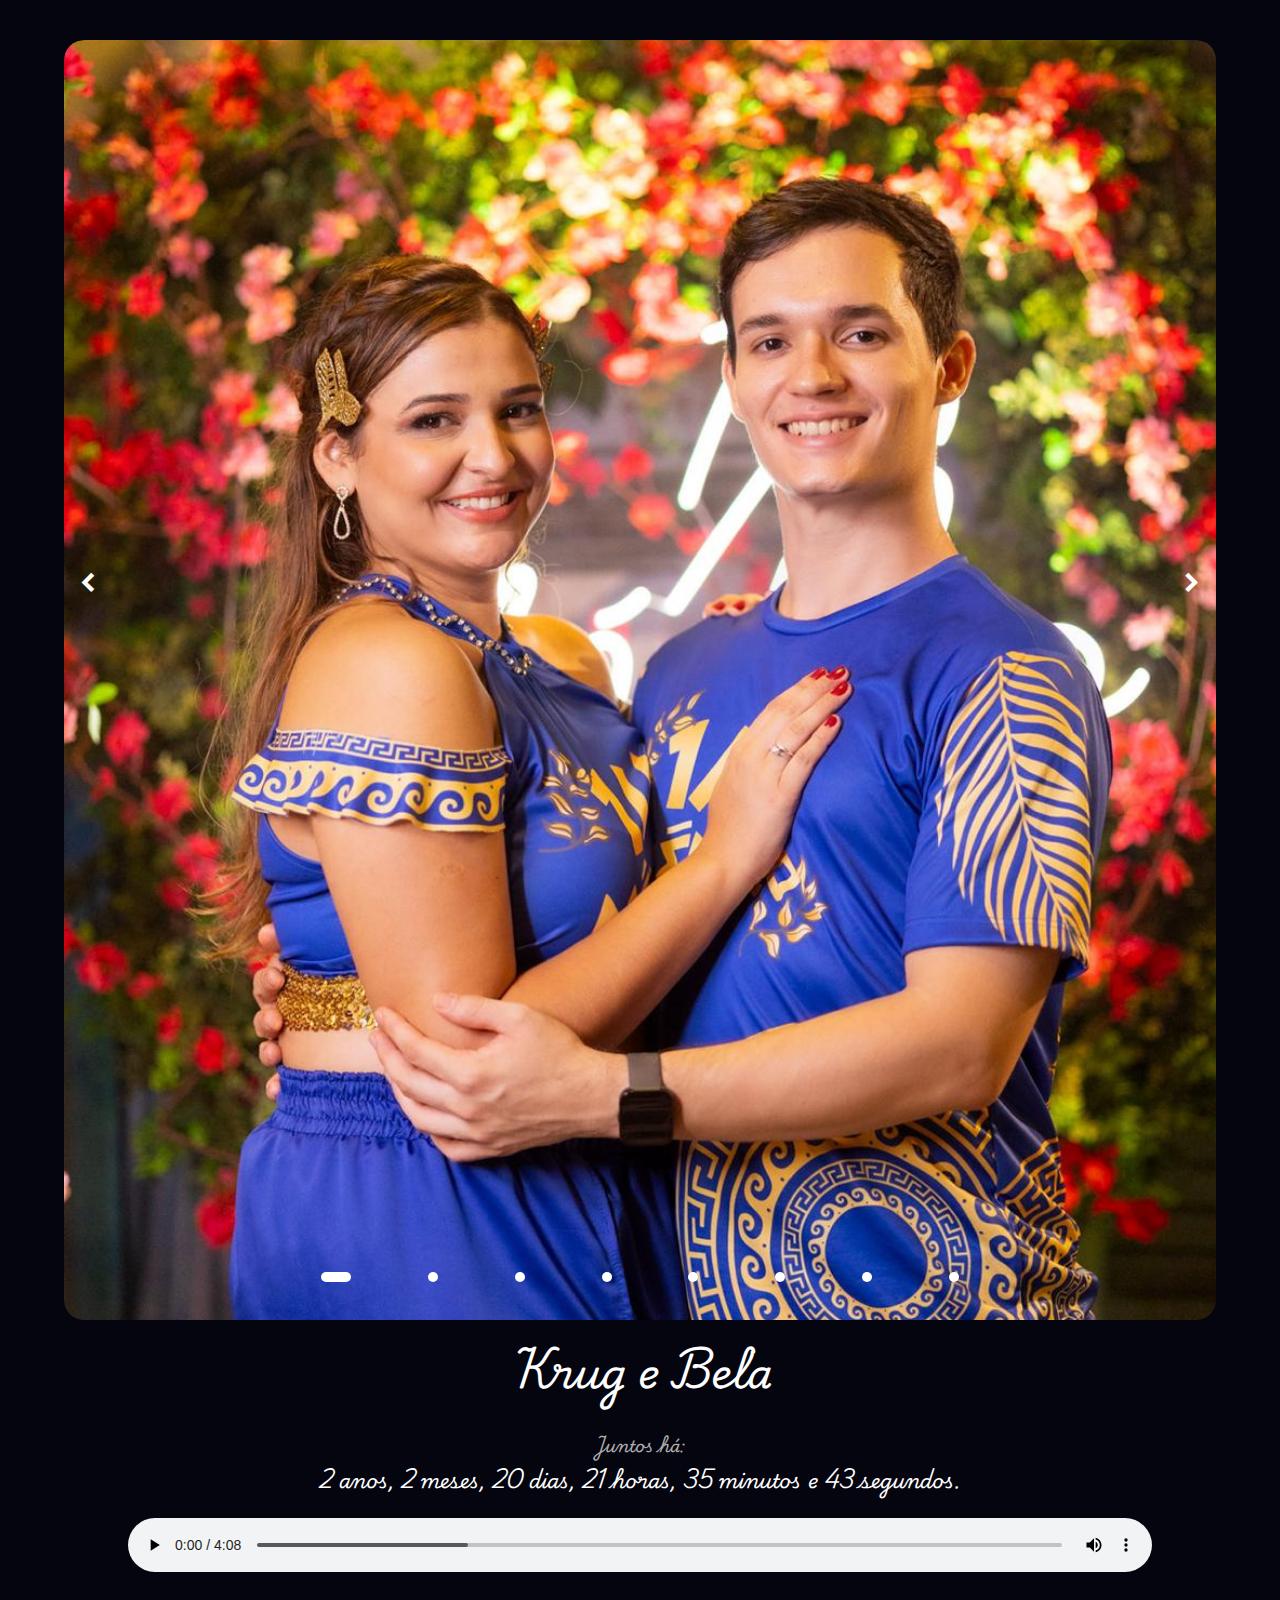
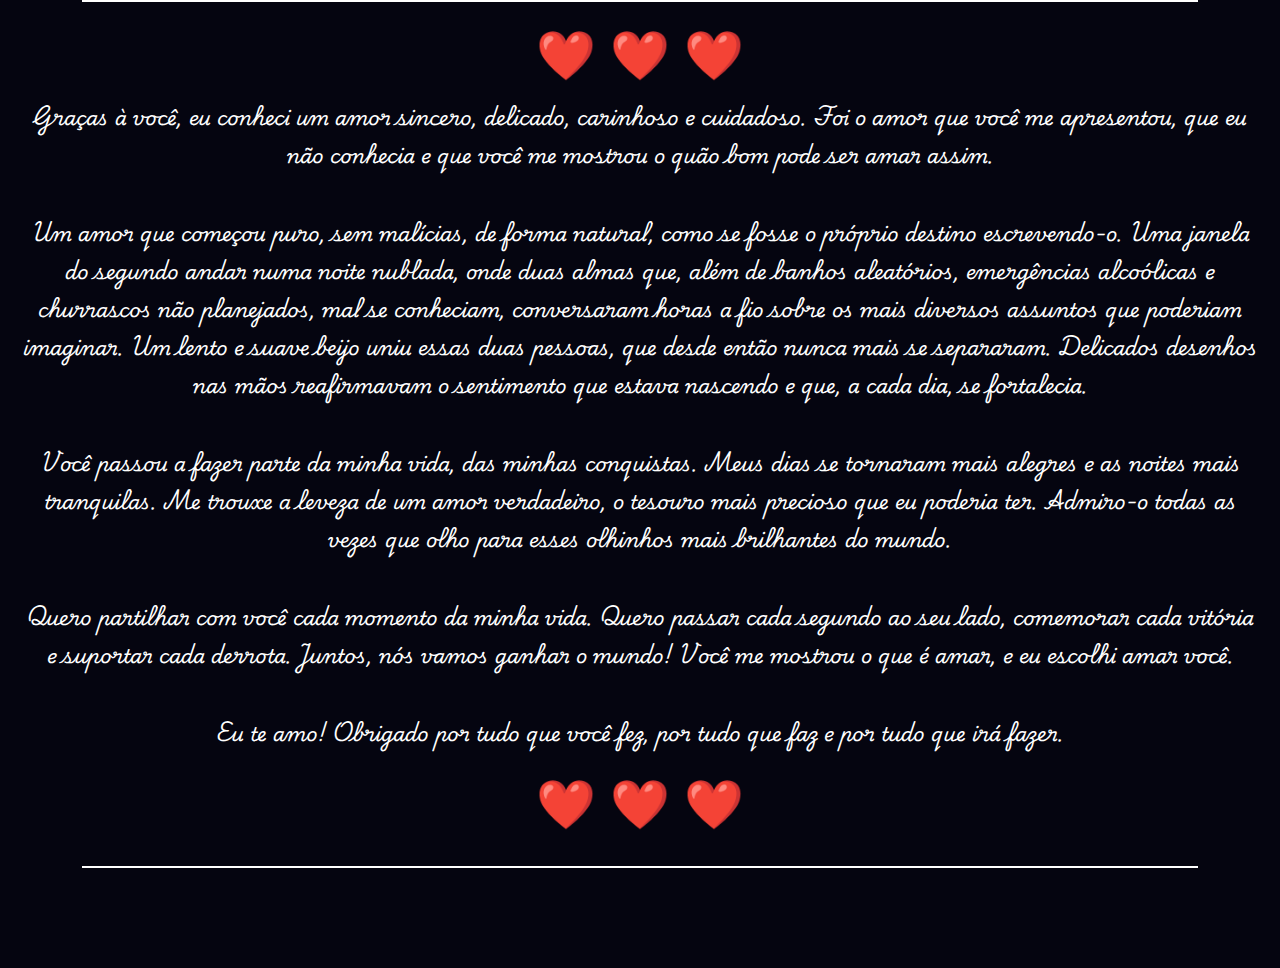
<file: index.html>
<!DOCTYPE html>
<html lang="pt-BR">
<head>
    <meta charset="UTF-8">
    <meta name="viewport" content="width=device-width, initial-scale=1.0, maximum-scale=1.0, user-scalable=no">
    <title>Krug e Bela</title>
    <link rel="preconnect" href="https://fonts.googleapis.com">
    <link rel="preconnect" href="https://fonts.gstatic.com" crossorigin>
    <link href="https://fonts.googleapis.com/css2?family=Manrope:wght@200..800&family=Playwrite+AU+SA:wght@100..400&family=Playwrite+IN:wght@100..400&display=swap" rel="stylesheet">
    <link rel="stylesheet" href="./sources/styles.css">
    <link rel="icon" href="./public/favicon.png">
    <script src="./sources/script.js"></script>
</head>
<body>   
    <!-- Carrocel -->
    <div class="slider">
        <div class="list">
            <div class="item">
                <img src="./public/img_0.jpg" alt="">
            </div>
            <div class="item">
                <img src="./public/img_1.jpg" alt="">
            </div>
            <div class="item">
                <img src="./public/img_2.jpg" alt="">
            </div>
            <div class="item">
                <img src="./public/img_3.jpg" alt="">
            </div>
            <div class="item">
                <img src="./public/img_4.jpg" alt="">
            </div>
            <div class="item">
                <img src="./public/img_5.jpg" alt="">
            </div>
            <div class="item">
                <img src="./public/img_6.jpg" alt="">
            </div>
            <div class="item">
                <img src="./public/img_7.jpg" alt="">
            </div>
        </div>

        
        <div class="buttons">
            <button id="prev"><</button>
            <button id="next">></button>
        </div>
        

        <ul class="dots">
            <li class="active"></li>
            <li></li>
            <li></li>
            <li></li>
            <li></li>
            <li></li>
            <li></li>
            <li></li>
        </ul>
    </div>

    <h1>Krug e Bela</h1>

    <!-- Contador -->
    <div id="juntos">Juntos há:</div>
    <div id="contador">Calculando o tempo de amor...</div>

    
    <div class="audio-container">
        <audio id="musica" controls autoplay>
            <source src="./public/disfruto.mp3" type="audio/mp3">
        </audio>
    </div>

    <hr id="sep-line">

    <p id="heart">
        ❤️ ❤️ ❤️
    </p>

    <div id="poema">
        <p id="texto">
            Graças à você, eu conheci um amor sincero, delicado, carinhoso e cuidadoso. Foi o amor que você me apresentou, 
            que eu não conhecia e que você me mostrou o quão bom pode ser amar assim.
        </p>
        <p id="texto">
            Um amor que começou puro, sem malícias, de forma natural, como se fosse o próprio destino escrevendo-o. 
            Uma janela do segundo andar numa noite nublada, onde duas almas que, além de banhos aleatórios, emergências alcoólicas e 
            churrascos não planejados, mal se conheciam, conversaram horas a fio sobre os mais diversos assuntos 
            que poderiam imaginar. Um lento e suave beijo uniu essas duas pessoas, que desde então 
            nunca mais se separaram. Delicados desenhos nas mãos reafirmavam o sentimento que estava 
            nascendo e que, a cada dia, se fortalecia.
        </p>
        <p id="texto">
            Você passou a fazer parte da minha vida, das minhas conquistas. Meus dias se tornaram mais alegres e as noites mais tranquilas. 
            Me trouxe a leveza de um amor verdadeiro, o tesouro mais precioso que eu poderia ter. 
            Admiro-o todas as vezes que olho para esses olhinhos mais brilhantes do mundo.
        </p>
        <p id="texto">
            Quero partilhar com você cada momento da minha vida. Quero passar cada segundo ao seu lado, 
            comemorar cada vitória e suportar cada derrota. Juntos, nós vamos ganhar o mundo! 
            Você me mostrou o que é amar, e eu escolhi amar você. 
        </p>
        <p id="texto">
            <strong>Eu te amo!</strong> Obrigado por tudo que você fez, por tudo que faz e por tudo que irá fazer.
        </p>
    </div>
    
    <p id="heart_bot">
        ❤️ ❤️ ❤️
    </p>

    <hr id="sep-line">
    
</body>
</html>
</file>
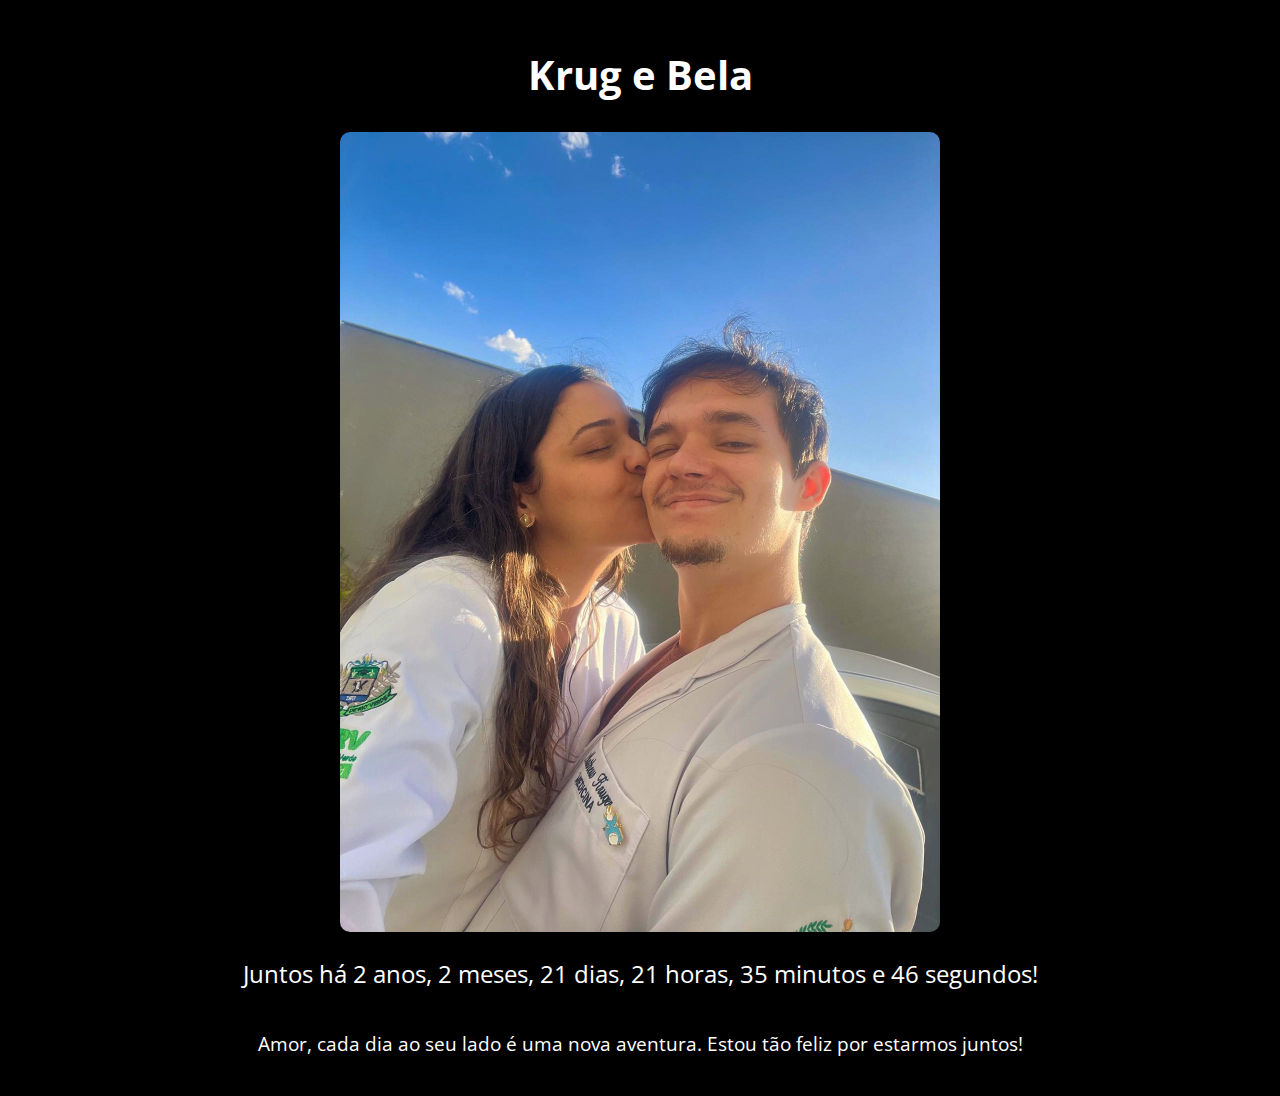
<file: page/index.html>
<!DOCTYPE html>
<html lang="pt-BR">
<head>
    <meta charset="UTF-8">
    <meta name="viewport" content="width=device-width, initial-scale=1.0">
    <title>Krug e Bela</title>
    <!-- Link para o Google Fonts para importar a fonte Open Sans -->
    <link href="https://fonts.googleapis.com/css2?family=Open+Sans:wght@400;600&display=swap" rel="stylesheet">
    <!-- Link para o CSS -->
    <link rel="stylesheet" href="styles.css">
</head>
<body>
    <h1>Krug e Bela</h1>
    
    <!-- Imagem -->
    <div class="image-container">
        <img src="sources/img_0.jpg" alt="Uma foto especial de nós dois">
    </div>

    <!-- Contador -->
    <div id="contador">Calculando o tempo de amor...</div>

    <p>Amor, cada dia ao seu lado é uma nova aventura. Estou tão feliz por estarmos juntos!</p>

    <!-- Link para o JavaScript -->
    <script src="scripts.js"></script>
</body>
</html>
</file>
<file: sources/styles.css>
*,
*::before,
*::after {
    box-sizing: border-box;
}
* {
    margin: 0px;
    padding: 0px; 
}

body {
    font-family: "Playwrite IN", serif;
    background-color: #050510;
    color: #ffffff;
    text-align: center;
    margin: 40px 20px;
    margin-bottom: 100px;
    overflow-x: hidden;
}
.slider {
    width: 90vw;
    height: auto;
    aspect-ratio: 0.9;
    position: relative;
    overflow: hidden;
    margin: auto;
    border-radius: 20px;
}
.list {
    position: absolute;
    display: flex;
    top: 0;
    left: 0;
    height: 100%;
    transition: 1s;
}
.list img {
    width: 90.1vw; /*gambiarra da braba pq tinha um pixel aparecendo*/
    max-width: 100vw;
    height: 100%;
    object-fit: cover;
    object-position: center;
    border-radius: 20px;
}
.buttons {
    position: absolute;
    display: flex;
    top: 40%;
    width: 100%;
    text-align: center center;
    justify-content: space-between;
}
.buttons button {
    width: 50px;
    height: 50px;
    border-radius: 50%;
    background-color: rgba(255, 255, 255, 0);
    color: #fff;
    border: none;
    font-family: "Manrope", serif;
    font-weight: bold;
    font-size: 2.5em;
}
.dots {
    position: absolute;
    display: flex;
    justify-content: center;
    bottom: 0px;
    color: #fff;
    width: 100%;
}
.dots li{
    list-style: none;
    width: 10px;
    height: 10px;
    background-color: #fff;
    margin: 3vw;
    border-radius: 20px;
    transition: 1s;
}
.dots li.active{
    width: 30px;
}
h1 {
    font-size: 2.5em;
    margin: 10px;
    margin-bottom: 20px;
}
p {
    font-size: 1.2em;
    margin: 20px 0;
}

audio {
    width: 80vw;
    margin: 20px auto;
}

#poema p {
    margin: 40px auto;
}

#sep-line {
    border: none;               /* Remove a borda padrão */
    height: 2px;                /* Define a altura da linha */
    background-color: #fff;    /* Cor da linha */
    width: 90%;                 /* Largura da linha (50% da largura do contêiner) */
    margin: 0 auto;
    margin-bottom: 40px;
}
#juntos {
    font-weight: bold;
    color: #B0B0B0;
}
#heart {
    font-size: 3.0em;
    margin: -40px;
}
#heart_bot {
    font-size: 3.0em;
    margin-top: -40px;
}
#contador {
    font-size: 1.2em;
    font-weight: bold;
}
</file>
<file: page/styles.css>
body {
    font-family: 'Open Sans', sans-serif;
    background-color: #000000;
    color: #ffffff;
    text-align: center;
    margin: 0;
    padding: 20px;
}

h1 {
    font-size: 2.5em;
    margin-bottom: 10px;
}

#contador {
    font-size: 1.5em;
    margin: 20px 0;
    white-space: nowrap;
    display: inline-block;
}

.image-container {
    width: 100%;
    max-width: 600px;
    margin: 0 auto;
    overflow: hidden;
}

img {
    max-width: 100%;
    height: auto;
    border-radius: 10px;
    margin-top: 20px;
    object-fit: cover;
}

p {
    font-size: 1.2em;
    margin-top: 20px;
}

@media (max-width: 768px) {
    img {
        object-fit: contain;
    }
}
</file>
